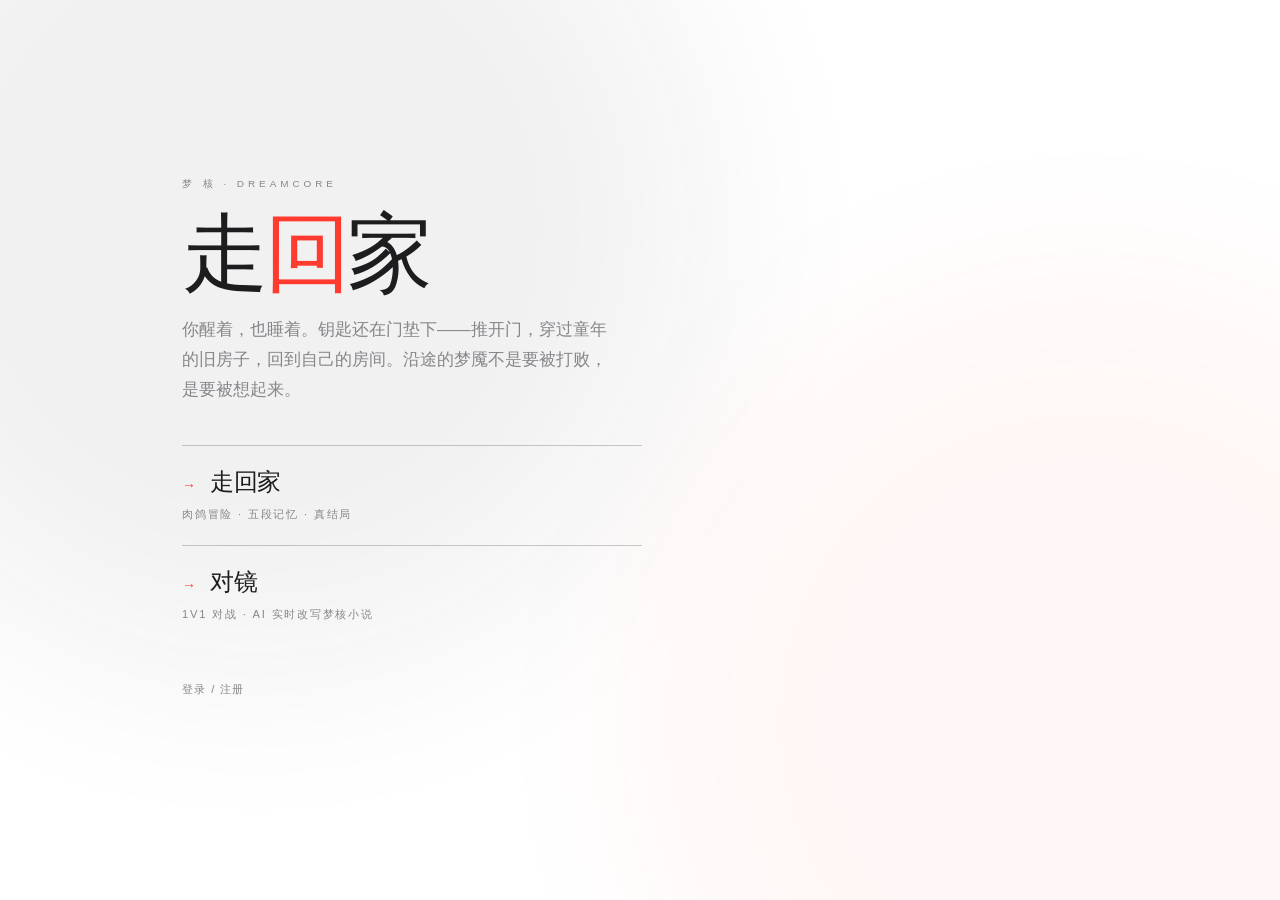
<file: static/index.html>
<!DOCTYPE html>
<html lang="zh-CN">
<head>
<meta charset="UTF-8">
<meta name="viewport" content="width=device-width, initial-scale=1.0">
<title>Dreamlines · 走回家</title>
<link rel="stylesheet" href="style.css?v=7">
<style>
  #landing { max-width: 980px; margin: 0 auto; padding: 56px 32px 80px; min-height: 100vh; position: relative; z-index: 1; display: flex; flex-direction: column; justify-content: center; }
  #landing .brand { font-size: 0.62rem; color: var(--fg-dim); letter-spacing: 0.4em; text-transform: uppercase; margin-bottom: 18px; }
  #landing h1 { font-size: clamp(3rem, 10vw, 5.4rem); font-weight: 100; letter-spacing: -0.04em; line-height: 1; margin-bottom: 18px; animation: fade-up 1s cubic-bezier(0.4,0,0.2,1); }
  #landing h1 .red { color: var(--accent); }
  #landing .tagline { font-size: 1.05rem; font-weight: 200; color: var(--fg-dim); max-width: 46ch; line-height: 1.8; margin-bottom: 40px; animation: fade-up 1.1s 0.1s cubic-bezier(0.4,0,0.2,1) backwards; }
  #landing .entries { display: flex; flex-direction: column; gap: 4px; max-width: 460px; animation: fade-up 1.2s 0.2s cubic-bezier(0.4,0,0.2,1) backwards; }
  #landing .entry { display: block; text-decoration: none; color: var(--fg); padding: 18px 0; border-top: 1px solid var(--border-strong); transition: padding-left var(--transition-base), color var(--transition-base); }
  #landing .entry:last-child { border-bottom: 1px solid var(--border-strong); }
  #landing .entry:hover { color: var(--accent); padding-left: 14px; }
  #landing .entry .arrow { color: var(--accent); margin-right: 14px; transition: transform var(--transition-base); display: inline-block; }
  #landing .entry:hover .arrow { transform: translateX(6px); }
  #landing .entry .title { font-size: 1.5rem; font-weight: 200; letter-spacing: -0.02em; }
  #landing .entry .sub { display: block; font-size: 0.7rem; font-weight: 400; color: var(--fg-dim); letter-spacing: 0.16em; text-transform: uppercase; margin-top: 6px; }
  #landing .auth-bar { margin-top: 40px; display: flex; gap: 20px; align-items: center; flex-wrap: wrap; }
  #landing .auth-bar a { font-size: 0.7rem; color: var(--fg-dim); letter-spacing: 0.12em; text-transform: uppercase; text-decoration: none; border-bottom: 1px solid transparent; transition: color var(--transition-fast), border-color var(--transition-fast); }
  #landing .auth-bar a:hover { color: var(--fg); border-bottom-color: var(--border-strong); }
  #landing #user-display { color: var(--fg-dim); font-size: 0.72rem; letter-spacing: 0.04em; }
  .fog-layer { position: fixed; inset: 0; pointer-events: none; z-index: 0; overflow: hidden; }
  .fog-layer::before, .fog-layer::after { content: ''; position: absolute; width: 70vw; height: 70vw; border-radius: 50%; filter: blur(100px); }
  .fog-layer::before { background: var(--fg); top: -25%; left: -15%; opacity: 0.06; animation: drift1 36s ease-in-out infinite alternate; }
  .fog-layer::after { background: var(--accent); bottom: -30%; right: -20%; opacity: 0.04; animation: drift2 48s ease-in-out infinite alternate; }
  @keyframes drift1 { to { transform: translate(22vw, 12vh) scale(1.1); } }
  @keyframes drift2 { to { transform: translate(-18vw, -10vh) scale(1.15); } }
  @keyframes fade-up { from { opacity: 0; transform: translateY(14px); } to { opacity: 1; transform: translateY(0); } }
</style>
</head>
<body>
<div class="fog-layer" aria-hidden="true"></div>
<div id="landing">
  <div class="brand">梦 核 · DREAMCORE</div>
  <h1>走<span class="red">回</span>家</h1>
  <p class="tagline">你醒着，也睡着。钥匙还在门垫下——推开门，穿过童年的旧房子，回到自己的房间。沿途的梦魇不是要被打败，是要被想起来。</p>

  <div class="entries">
    <a class="entry" href="roguelike.html"><span class="arrow">→</span><span class="title">走回家</span><span class="sub">肉鸽冒险 · 五段记忆 · 真结局</span></a>
    <a class="entry" href="battle.html"><span class="arrow">→</span><span class="title">对镜</span><span class="sub">1v1 对战 · AI 实时改写梦核小说</span></a>
    <a class="entry" href="play.html" id="entry-home" style="display:none"><span class="arrow">→</span><span class="title">个人中心</span><span class="sub">纪念物 · 梦的记录 · 最远进度</span></a>
  </div>

  <div class="auth-bar" id="auth-bar">
    <a href="login.html">登录 / 注册</a>
  </div>
</div>
<script src="auth.js?v=7"></script>
<script>
  (async () => {
    const user = await checkAuth();
    const bar = document.getElementById('auth-bar');
    if (user) {
      document.getElementById('entry-home').style.display = 'block';
      if (user.role === 'admin') {
        bar.innerHTML = `<span id="user-display">${user.displayName || user.username} · 管理员</span><a href="admin.html">后台</a><a href="#" id="lnk-logout">登出</a>`;
        document.getElementById('lnk-logout').onclick = (e) => { e.preventDefault(); logout(); };
      } else {
        bar.innerHTML = `<span id="user-display">${user.displayName || user.username}</span><a href="#" id="lnk-logout">登出</a>`;
        document.getElementById('lnk-logout').onclick = (e) => { e.preventDefault(); logout(); };
      }
    }
  })();
</script>
</body>
</html>
</file>
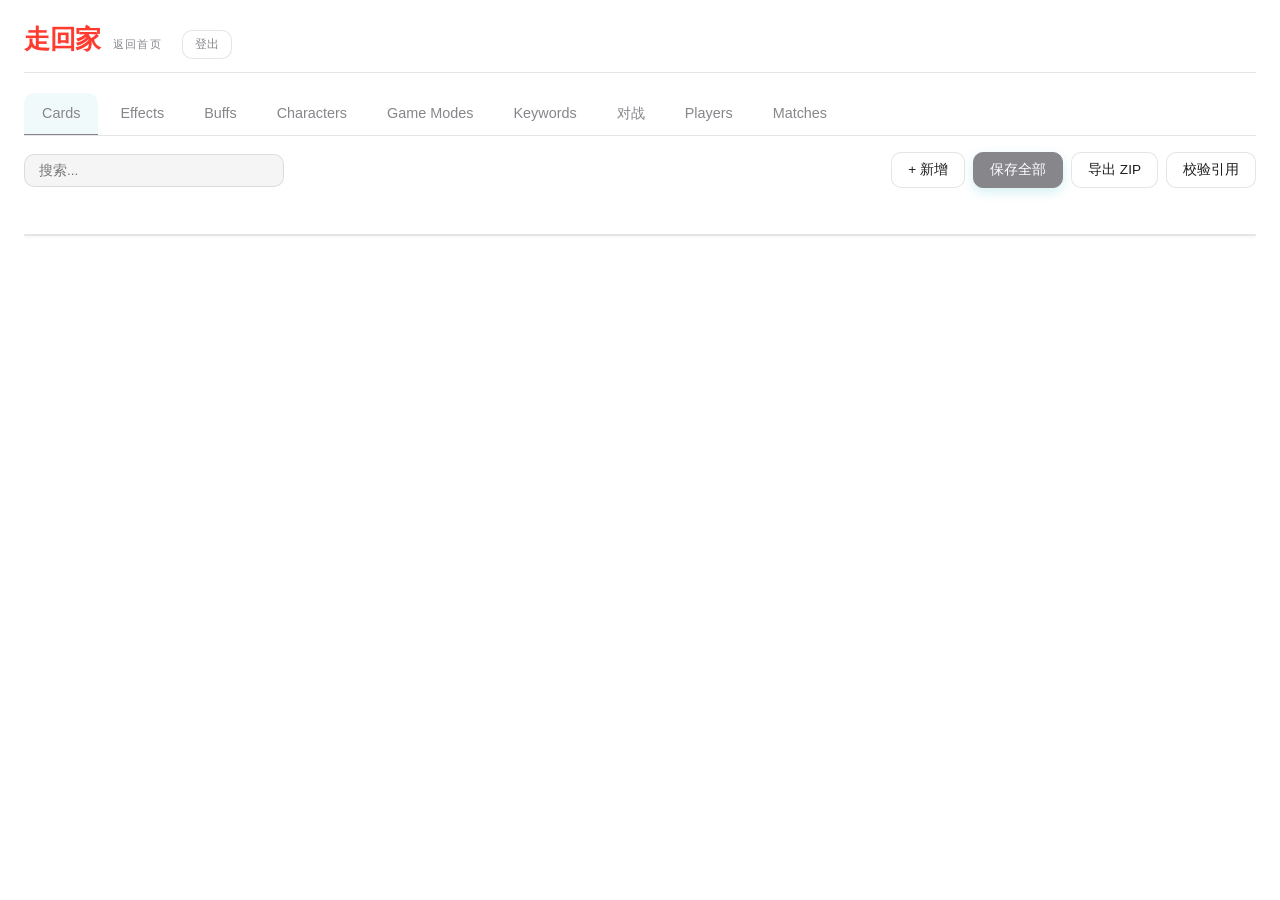
<file: static/admin.html>
<!DOCTYPE html>
<html lang="zh-CN">
<head>
<meta charset="UTF-8">
<meta name="viewport" content="width=device-width, initial-scale=1.0">
<title>走回家 · 管理后台</title>
<link rel="stylesheet" href="style.css?v=7">
</head>
<body>
<div id="app">
  <header>
    <h1>走回家</h1>
    <span class="subtitle" style="display:none">数据管理后台</span>
    <div id="user-bar">
      <a href="index.html" class="link-subtle">返回首页</a>
      <span id="user-display"></span>
      <button id="btn-logout" class="small">登出</button>
    </div>
  </header>
  <nav id="tabs">
    <button data-table="cards" class="active">Cards</button>
    <button data-table="effects">Effects</button>
    <button data-table="buffs">Buffs</button>
    <button data-table="characters">Characters</button>
    <button data-table="game-modes">Game Modes</button>
    <button data-table="keywords">Keywords</button>
    <a href="battle.html" class="tab-link">对战</a>
    <button data-table="players" class="admin-only">Players</button>
    <button data-table="matches" class="admin-only">Matches</button>
  </nav>
  <div id="toolbar">
    <input type="text" id="search" placeholder="搜索..." />
    <div class="tb-actions">
      <button id="btn-add">+ 新增</button>
      <button id="btn-save-all" class="primary">保存全部</button>
      <button id="btn-export">导出 ZIP</button>
      <button id="btn-validate">校验引用</button>
    </div>
  </div>
  <div id="status"></div>
  <div id="table-wrap">
    <table id="data-table">
      <thead></thead>
      <tbody></tbody>
    </table>
  </div>
  <div id="replay-viewer" class="hidden">
    <div class="replay-header">
      <h3 id="replay-title">对局回放</h3>
      <button id="btn-close-replay">✕</button>
    </div>
    <div id="replay-content"></div>
  </div>
  <div id="editor-panel" class="hidden">
    <div class="editor-header">
      <h3 id="editor-title">编辑</h3>
      <button id="btn-close-editor">✕</button>
    </div>
    <div id="editor-fields"></div>
    <div class="editor-footer">
      <button id="btn-save-item" class="primary">保存条目</button>
      <button id="btn-cancel-item">取消</button>
    </div>
  </div>
  <template id="empty-state-template">
    <tr class="empty-state-row">
      <td colspan="100%">
        <div class="empty-state">
          <div class="empty-state__icon">🔍</div>
          <div class="empty-state__title">暂无数据</div>
          <div class="empty-state__desc">当前筛选条件下没有找到记录</div>
        </div>
      </td>
    </tr>
  </template>
</div>
<div id="overlay" class="hidden"></div>
<div id="toast-container"></div>
<script src="auth.js?v=7"></script>
<script src="app.js?v=7"></script>
</body>
</html>
</file>
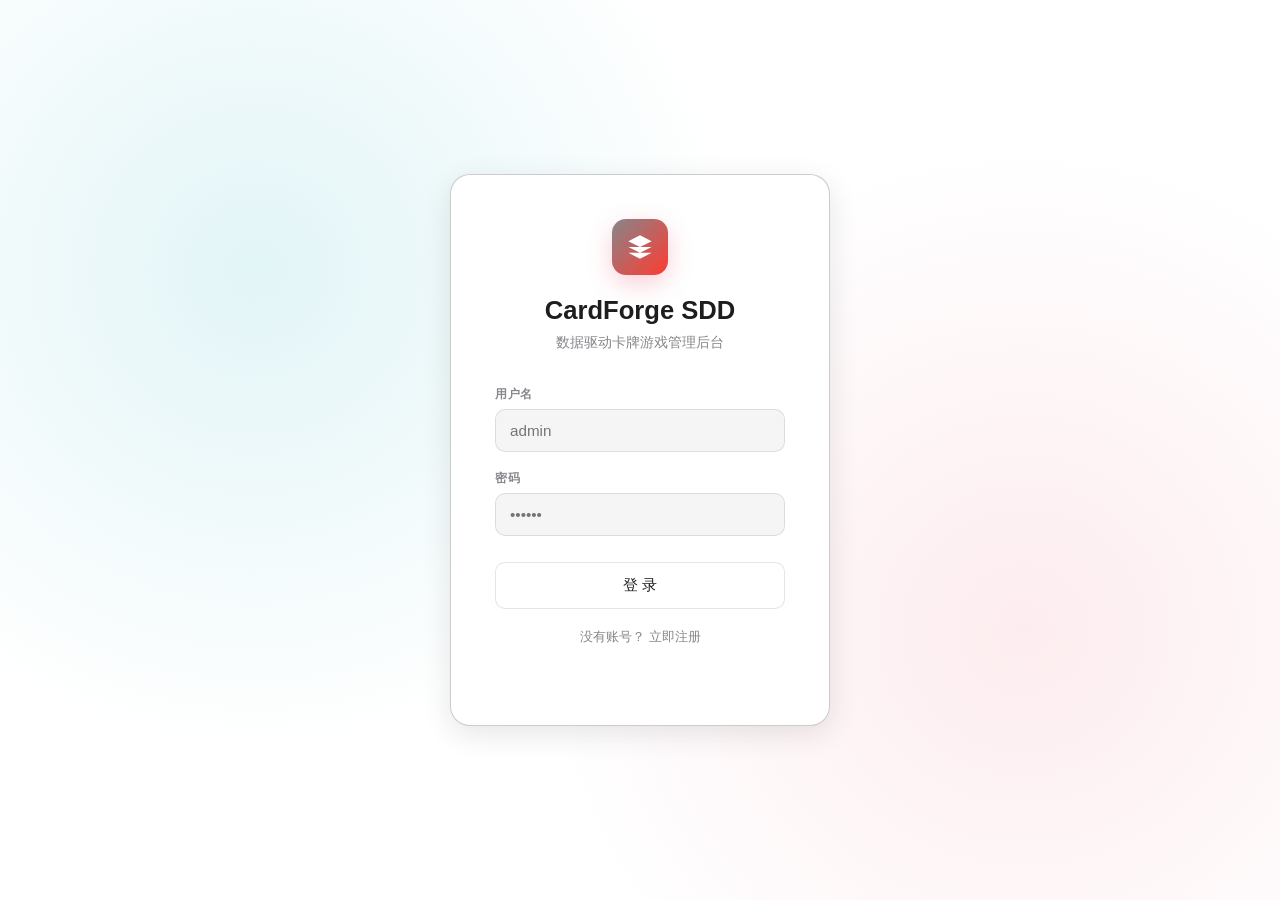
<file: static/login.html>
<!DOCTYPE html>
<html lang="zh-CN">
<head>
<meta charset="UTF-8">
<meta name="viewport" content="width=device-width, initial-scale=1.0">
<title>CardForge SDD — 登录 / 注册</title>
<link rel="stylesheet" href="style.css">
</head>
<body class="page-login">
<div class="login-card">
  <div class="login-card__brand">
    <svg viewBox="0 0 24 24" aria-hidden="true">
      <path d="M12 2L2 7l10 5 10-5-10-5zM2 17l10 5 10-5M2 12l10 5 10-5"/>
    </svg>
  </div>
  <h1>CardForge SDD</h1>
  <div class="subtitle" id="auth-subtitle">数据驱动卡牌游戏管理后台</div>

  <!-- Login form -->
  <div id="login-form">
    <div class="field" id="login-username-field">
      <label>用户名</label>
      <input type="text" id="login-username" placeholder="admin" autocomplete="username">
    </div>
    <div class="field" id="login-password-field">
      <label>密码</label>
      <input type="password" id="login-password" placeholder="••••••" autocomplete="current-password">
    </div>
    <button id="btn-login">登 录</button>
    <div class="auth-switch">没有账号？<a href="#" id="link-register">立即注册</a></div>
  </div>

  <!-- Register form -->
  <div id="register-form" class="hidden">
    <div class="field" id="reg-username-field">
      <label>用户名</label>
      <input type="text" id="reg-username" placeholder="player1" autocomplete="username">
    </div>
    <div class="field" id="reg-display-field">
      <label>显示名称</label>
      <input type="text" id="reg-display" placeholder="可选">
    </div>
    <div class="field" id="reg-password-field">
      <label>密码</label>
      <input type="password" id="reg-password" placeholder="至少 6 位" autocomplete="new-password">
    </div>
    <div class="field" id="reg-confirm-field">
      <label>确认密码</label>
      <input type="password" id="reg-confirm" placeholder="再次输入密码" autocomplete="new-password">
    </div>
    <button id="btn-register" class="primary">注 册</button>
    <div class="auth-switch">已有账号？<a href="#" id="link-login">去登录</a></div>
  </div>

  <div id="error" aria-live="polite"></div>
</div>
<script src="auth.js"></script>
<script src="login.js"></script>
</body>
</html>
</file>
<file: static/style.css>
/* ============================================================
   CardForge SDD — Design System
   ============================================================ */

/* ── 1. Design Tokens ─────────────────────────────────────── */
:root {
  /* Backgrounds — OLED black */
  --bg: #000000;
  --bg2: #0b0b0b;
  --bg3: #1c1c1e;
  --bg-elevated: #161617;
  --bg-surface: #1c1c1e;

  /* Foreground */
  --fg: #f5f5f7;
  --fg-dim: #86868b;
  --fg-muted: #48484a;

  /* Accent — single red */
  --accent: #ff453a;
  --accent-hover: #ff6961;
  --accent2: #86868b;
  --accent2-hover: #aeaeb2;

  /* Semantic — monochrome */
  --success: #86868b;
  --success-bg: rgba(255,255,255,0.06);
  --warning: #86868b;
  --warning-bg: rgba(255,255,255,0.06);
  --danger: #ff453a;
  --danger-bg: rgba(255,69,58,0.10);

  /* Card type colors — neutral */
  --type-attack: #86868b;
  --type-skill: #86868b;
  --type-power: #86868b;
  --type-status: #86868b;
  --type-curse: #86868b;

  /* Rarity — neutral */
  --rarity-basic: #86868b;
  --rarity-common: #f5f5f7;
  --rarity-uncommon: #86868b;
  --rarity-rare: #86868b;
  --rarity-epic: #86868b;
  --rarity-legendary: #86868b;

  /* Elements — neutral */
  --element-fire: #86868b;
  --element-ice: #86868b;
  --element-lightning: #86868b;
  --element-dark: #86868b;
  --element-light: #f5f5f7;

  /* Border — hairlines */
  --border: rgba(255,255,255,0.10);
  --border-strong: rgba(255,255,255,0.20);
  --input-bg: rgba(255,255,255,0.06);

  /* Shadow — soft */
  --shadow-sm: 0 1px 3px rgba(0,0,0,0.4);
  --shadow-md: 0 8px 30px rgba(0,0,0,0.5);
  --shadow-glow: none;
  --shadow-glow-rose: none;

  /* Radius */
  --radius: 10px;
  --radius-lg: 14px;
  --radius-xl: 20px;
  --radius-full: 999px;

  /* Spacing */
  --space-xs: 4px;
  --space-sm: 8px;
  --space-md: 16px;
  --space-lg: 24px;
  --space-xl: 32px;

  /* Transitions — smooth, slow */
  --transition-fast: 0.2s cubic-bezier(0.4, 0, 0.2, 1);
  --transition-base: 0.35s cubic-bezier(0.4, 0, 0.2, 1);
  --transition-slow: 0.6s cubic-bezier(0.4, 0, 0.2, 1);

  /* Typography */
  --font-stack: -apple-system, BlinkMacSystemFont, "SF Pro Display", "Segoe UI", Roboto, "Noto Sans SC", "PingFang SC", "Microsoft YaHei", sans-serif;
  --font-mono: "SF Mono", "JetBrains Mono", "Fira Code", "Cascadia Code", monospace;
}

@media (prefers-color-scheme: light) {
  :root {
    --bg: #ffffff;
    --bg2: #ffffff;
    --bg3: #f5f5f7;
    --bg-elevated: #ffffff;
    --bg-surface: #f5f5f7;
    --fg: #1d1d1f;
    --fg-dim: #86868b;
    --fg-muted: #d2d2d7;
    --accent: #ff3b30;
    --accent-hover: #ff5c52;
    --accent2: #86868b;
    --accent2-hover: #6e6e73;
    --border: rgba(0,0,0,0.10);
    --border-strong: rgba(0,0,0,0.20);
    --input-bg: rgba(0,0,0,0.04);
    --success-bg: rgba(0,0,0,0.04);
    --warning-bg: rgba(0,0,0,0.04);
    --danger-bg: rgba(255,59,48,0.08);
    --shadow-sm: 0 1px 3px rgba(0,0,0,0.06);
    --shadow-md: 0 8px 30px rgba(0,0,0,0.10);
  }
}

/* ── 2. Reset & Base ────────────────────────────────────── */
* { box-sizing: border-box; margin: 0; padding: 0; }

html { scroll-behavior: smooth; }

body {
  font-family: var(--font-stack);
  background: var(--bg);
  color: var(--fg);
  line-height: 1.5;
  min-height: 100vh;
  font-size: 14px;
  -webkit-font-smoothing: antialiased;
}

button, input, select, textarea {
  font-family: inherit;
  font-size: inherit;
  color: inherit;
}

a { color: var(--accent2); text-decoration: none; }
a:hover { text-decoration: underline; }

/* ── 3. Utilities ────────────────────────────────────────── */
.hidden { display: none !important; }

.flex { display: flex; }
.flex-col { display: flex; flex-direction: column; }
.items-center { align-items: center; }
.justify-center { justify-content: center; }
.gap-4 { gap: 4px; }
.gap-8 { gap: 8px; }
.gap-12 { gap: 12px; }
.gap-16 { gap: 16px; }

.icon {
  width: 1em;
  height: 1em;
  fill: currentColor;
  vertical-align: -0.125em;
  flex-shrink: 0;
}
.icon--md { width: 1.25em; height: 1.25em; }
.icon--lg { width: 1.5em; height: 1.5em; }

/* Badges */
.badge {
  display: inline-flex;
  align-items: center;
  gap: 4px;
  padding: 2px 8px;
  border-radius: var(--radius-full);
  font-size: 0.72rem;
  font-weight: 600;
  letter-spacing: 0.3px;
  text-transform: uppercase;
  white-space: nowrap;
  border: 1px solid transparent;
}

.badge--attack { background: rgba(233, 69, 96, 0.14); color: var(--type-attack); border-color: rgba(233, 69, 96, 0.3); }
.badge--skill { background: rgba(15, 171, 189, 0.14); color: var(--type-skill); border-color: rgba(15, 171, 189, 0.3); }
.badge--power { background: rgba(241, 196, 15, 0.12); color: var(--type-power); border-color: rgba(241, 196, 15, 0.3); }
.badge--status { background: rgba(149, 165, 166, 0.12); color: var(--type-status); border-color: rgba(149, 165, 166, 0.3); }
.badge--curse { background: rgba(155, 89, 182, 0.12); color: var(--type-curse); border-color: rgba(155, 89, 182, 0.3); }

.badge--basic { background: rgba(149, 165, 166, 0.12); color: var(--rarity-basic); border-color: rgba(149, 165, 166, 0.3); }
.badge--common { background: rgba(236, 240, 241, 0.08); color: var(--rarity-common); border-color: rgba(236, 240, 241, 0.2); }
.badge--uncommon { background: rgba(46, 204, 113, 0.1); color: var(--rarity-uncommon); border-color: rgba(46, 204, 113, 0.25); }
.badge--rare { background: rgba(52, 152, 219, 0.12); color: var(--rarity-rare); border-color: rgba(52, 152, 219, 0.25); }
.badge--epic { background: rgba(155, 89, 182, 0.12); color: var(--rarity-epic); border-color: rgba(155, 89, 182, 0.25); }
.badge--legendary { background: rgba(230, 126, 34, 0.12); color: var(--rarity-legendary); border-color: rgba(230, 126, 34, 0.25); }

.badge--fire { background: rgba(231, 76, 60, 0.12); color: var(--element-fire); }
.badge--ice { background: rgba(52, 152, 219, 0.12); color: var(--element-ice); }
.badge--lightning { background: rgba(241, 196, 15, 0.12); color: var(--element-lightning); }
.badge--dark { background: rgba(155, 89, 182, 0.12); color: var(--element-dark); }
.badge--light { background: rgba(236, 240, 241, 0.08); color: var(--element-light); }

.badge--admin { background: rgba(241, 196, 15, 0.12); color: var(--type-power); }
.badge--player { background: rgba(15, 171, 189, 0.12); color: var(--accent2); }

/* Empty state */
.empty-state {
  display: flex;
  flex-direction: column;
  align-items: center;
  justify-content: center;
  padding: 48px 24px;
  color: var(--fg-dim);
  text-align: center;
}
.empty-state__icon {
  font-size: 2.5rem;
  margin-bottom: 12px;
  opacity: 0.5;
}
.empty-state__title {
  font-size: 1rem;
  font-weight: 600;
  color: var(--fg);
  margin-bottom: 4px;
}
.empty-state__desc {
  font-size: 0.85rem;
}

/* Skeleton */
.skeleton {
  background: linear-gradient(90deg, var(--bg-surface) 25%, var(--bg-elevated) 50%, var(--bg-surface) 75%);
  background-size: 200% 100%;
  border-radius: var(--radius);
  animation: skeleton-shimmer 1.2s infinite;
  color: transparent !important;
  user-select: none;
}
.skeleton-text { height: 1em; margin-bottom: 0.5em; }
.skeleton-circle { border-radius: var(--radius-full); }

/* Toasts */
#toast-container {
  position: fixed;
  top: 16px;
  right: 16px;
  z-index: 500;
  display: flex;
  flex-direction: column;
  gap: 8px;
  pointer-events: none;
}
.toast {
  pointer-events: auto;
  min-width: 260px;
  max-width: 360px;
  padding: 12px 16px;
  border-radius: var(--radius);
  background: var(--bg2);
  border: 1px solid var(--border);
  box-shadow: var(--shadow-md);
  display: flex;
  align-items: flex-start;
  gap: 10px;
  font-size: 0.85rem;
  animation: toast-in 0.3s ease;
}
.toast.toast--exit { animation: toast-out 0.25s ease forwards; }
.toast--success { border-left: 3px solid var(--success); background: linear-gradient(90deg, var(--success-bg), var(--bg2)); }
.toast--error { border-left: 3px solid var(--danger); background: linear-gradient(90deg, var(--danger-bg), var(--bg2)); }
.toast--warn { border-left: 3px solid var(--warning); background: linear-gradient(90deg, var(--warning-bg), var(--bg2)); }
.toast__icon { font-size: 1.1rem; flex-shrink: 0; margin-top: 1px; }
.toast__message { flex: 1; line-height: 1.4; }

/* Validation */
.field--error input,
.field--error select,
.field--error textarea {
  border-color: var(--danger) !important;
  box-shadow: 0 0 0 2px rgba(231, 76, 60, 0.15) !important;
}
.field__error {
  color: var(--danger);
  font-size: 0.72rem;
  margin-top: 4px;
  display: flex;
  align-items: center;
  gap: 4px;
}

/* ── 4. Layout ───────────────────────────────────────────── */
#app {
  max-width: 1400px;
  margin: 0 auto;
  padding: 20px 24px;
}

header {
  display: flex;
  align-items: baseline;
  gap: 12px;
  margin-bottom: 20px;
  padding-bottom: 12px;
  border-bottom: 1px solid var(--border);
}
header h1 {
  font-size: 1.65rem;
  font-weight: 700;
  color: var(--accent);
  letter-spacing: -0.5px;
}
header .subtitle {
  font-size: 0.85rem;
  color: var(--fg-dim);
  flex: 1;
}
#user-bar {
  display: flex;
  align-items: center;
  gap: 10px;
  font-size: 0.82rem;
  color: var(--fg-dim);
}
#user-bar button {
  background: var(--bg2);
  border: 1px solid var(--border);
  color: var(--fg-dim);
  padding: 5px 12px;
  font-size: 0.75rem;
  border-radius: var(--radius);
}
#user-bar button:hover {
  background: var(--bg3);
  color: var(--fg);
}

/* ── 5. Navigation ───────────────────────────────────────── */
#tabs {
  display: flex;
  gap: 4px;
  margin-bottom: 16px;
  border-bottom: 1px solid var(--border);
  overflow-x: auto;
  scrollbar-width: none;
}
#tabs::-webkit-scrollbar { display: none; }
#tabs button, #tabs .tab-link {
  background: none;
  border: none;
  color: var(--fg-dim);
  padding: 10px 18px;
  cursor: pointer;
  font-size: 0.9rem;
  font-weight: 500;
  border-bottom: 2px solid transparent;
  margin-bottom: -1px;
  text-decoration: none;
  display: inline-flex;
  align-items: center;
  gap: 6px;
  transition: color var(--transition-fast), border-color var(--transition-fast), background var(--transition-fast);
  white-space: nowrap;
  border-radius: var(--radius) var(--radius) 0 0;
}
#tabs button:hover, #tabs .tab-link:hover {
  color: var(--fg);
  background: rgba(255, 255, 255, 0.03);
}
#tabs button.active {
  color: var(--accent2);
  border-bottom-color: var(--accent2);
  background: rgba(15, 171, 189, 0.06);
}
#tabs .tab-link {
  color: var(--accent2);
}

/* ── 6. Data Display ─────────────────────────────────────── */
#toolbar {
  display: flex;
  gap: 12px;
  align-items: center;
  margin-bottom: 16px;
  flex-wrap: wrap;
}
#search {
  background: var(--input-bg);
  border: 1px solid var(--border);
  color: var(--fg);
  padding: 8px 14px;
  border-radius: var(--radius);
  width: 260px;
  font-size: 0.85rem;
  outline: none;
  transition: border-color var(--transition-fast), box-shadow var(--transition-fast);
}
#search:focus {
  border-color: var(--accent2);
  box-shadow: 0 0 0 3px rgba(15, 171, 189, 0.12);
}
.tb-actions {
  display: flex;
  gap: 8px;
  margin-left: auto;
}

/* Buttons */
button {
  cursor: pointer;
  font-size: 0.85rem;
  font-weight: 500;
  padding: 8px 16px;
  border-radius: var(--radius);
  border: 1px solid var(--border);
  background: var(--bg2);
  color: var(--fg);
  transition: background var(--transition-fast), border-color var(--transition-fast), transform var(--transition-fast), box-shadow var(--transition-fast);
}
button:hover { background: var(--bg3); }
button:active { transform: scale(0.97); }
button:disabled { opacity: 0.5; cursor: not-allowed; transform: none !important; }
button.primary {
  background: var(--accent2);
  border-color: var(--accent2);
  color: #fff;
  box-shadow: 0 4px 12px rgba(15, 171, 189, 0.18);
}
button.primary:hover { background: var(--accent2-hover); border-color: var(--accent2-hover); }
button.danger { color: var(--danger); border-color: rgba(231, 76, 60, 0.4); }
button.danger:hover { background: var(--danger); color: #fff; border-color: var(--danger); }
button.small { padding: 4px 10px; font-size: 0.75rem; }

/* Status */
#status { margin-bottom: 8px; min-height: 22px; font-size: 0.82rem; }
#status.success { color: var(--success); }
#status.error { color: var(--danger); }
#status.warn { color: var(--warning); }

/* Table */
#table-wrap {
  background: var(--bg2);
  border: 1px solid var(--border);
  border-radius: var(--radius-lg);
  overflow: auto;
  max-height: calc(100vh - 280px);
  box-shadow: var(--shadow-sm);
}
#data-table {
  width: 100%;
  border-collapse: separate;
  border-spacing: 0;
  font-size: 0.85rem;
}
#data-table th {
  position: sticky;
  top: 0;
  background: var(--bg3);
  text-align: left;
  padding: 10px 14px;
  font-weight: 600;
  white-space: nowrap;
  z-index: 1;
  color: var(--fg);
  border-bottom: 1px solid var(--border);
  font-variant-numeric: tabular-nums;
}
#data-table td {
  padding: 10px 14px;
  border-bottom: 1px solid var(--border);
  white-space: nowrap;
  max-width: 320px;
  overflow: hidden;
  text-overflow: ellipsis;
  transition: background var(--transition-fast);
}
#data-table tbody tr {
  transition: background var(--transition-fast);
}
#data-table tbody tr:hover {
  background: rgba(15, 171, 189, 0.05);
}
#data-table tbody tr.selected {
  background: rgba(15, 171, 189, 0.12);
}
#data-table tbody tr:last-child td { border-bottom: none; }
#data-table .actions {
  display: flex;
  gap: 6px;
  opacity: 0;
  transition: opacity var(--transition-fast);
}
#data-table tbody tr:hover .actions { opacity: 1; }
#data-table .actions button {
  padding: 3px 8px;
  font-size: 0.72rem;
}

/* Sort indicators */
#data-table th.sortable { cursor: pointer; }
#data-table th.sortable::after {
  content: "⇅";
  margin-left: 6px;
  font-size: 0.7rem;
  color: var(--fg-muted);
  opacity: 0.5;
}
#data-table th.sortable:hover::after { opacity: 1; }

/* Editor panel */
#editor-panel {
  position: fixed;
  top: 0;
  right: 0;
  width: 560px;
  max-width: 95vw;
  height: 100vh;
  background: var(--bg2);
  border-left: 1px solid var(--border-strong);
  z-index: 100;
  display: flex;
  flex-direction: column;
  box-shadow: -8px 0 40px rgba(0, 0, 0, 0.45);
  transform: translateX(100%);
  transition: transform var(--transition-base), opacity var(--transition-base);
  opacity: 0;
}
#editor-panel.hidden { transform: translateX(100%); opacity: 0; }
#editor-panel:not(.hidden) { transform: translateX(0); opacity: 1; }
.editor-header {
  display: flex;
  justify-content: space-between;
  align-items: center;
  padding: 16px 20px;
  border-bottom: 1px solid var(--border);
  background: var(--bg-elevated);
}
.editor-header h3 { font-size: 1.05rem; color: var(--accent2); font-weight: 600; }
#btn-close-editor {
  background: none;
  border: none;
  color: var(--fg-dim);
  font-size: 1.2rem;
  padding: 4px 8px;
  border-radius: var(--radius);
}
#btn-close-editor:hover { color: var(--danger); background: var(--danger-bg); }
#editor-fields {
  flex: 1;
  overflow-y: auto;
  padding: 20px;
}
.editor-footer {
  padding: 14px 20px;
  border-top: 1px solid var(--border);
  display: flex;
  gap: 10px;
  justify-content: flex-end;
  background: var(--bg-elevated);
}

/* Form fields */
.field {
  margin-bottom: 14px;
}
.field label {
  display: block;
  font-size: 0.72rem;
  color: var(--fg-dim);
  margin-bottom: 5px;
  text-transform: uppercase;
  letter-spacing: 0.6px;
  font-weight: 600;
}
.field input, .field select, .field textarea {
  width: 100%;
  background: var(--input-bg);
  border: 1px solid var(--border);
  color: var(--fg);
  padding: 8px 12px;
  border-radius: var(--radius);
  font-size: 0.88rem;
  outline: none;
  transition: border-color var(--transition-fast), box-shadow var(--transition-fast);
}
.field input:focus, .field select:focus, .field textarea:focus {
  border-color: var(--accent2);
  box-shadow: 0 0 0 3px rgba(15, 171, 189, 0.1);
}
.field textarea {
  min-height: 70px;
  resize: vertical;
  font-family: var(--font-mono);
  font-size: 0.8rem;
  line-height: 1.4;
}
.field input[type="checkbox"] {
  width: auto;
  margin-right: 8px;
  accent-color: var(--accent2);
}
.field .checkbox-label {
  display: inline;
  text-transform: none;
  color: var(--fg);
  font-size: 0.88rem;
  font-weight: 400;
}

/* Sub-editor for arrays of objects */
.sub-list {
  border: 1px solid var(--border);
  border-radius: var(--radius);
  overflow: hidden;
  margin-top: 6px;
}
.sub-item {
  display: flex;
  align-items: center;
  gap: 8px;
  padding: 8px 12px;
  border-bottom: 1px solid var(--border);
  background: var(--input-bg);
}
.sub-item:last-child { border-bottom: none; }
.sub-item span {
  flex: 1;
  font-size: 0.8rem;
  overflow: hidden;
  text-overflow: ellipsis;
  white-space: nowrap;
}
.sub-item button { flex-shrink: 0; }
.sub-add {
  padding: 8px 12px;
  border-top: 1px solid var(--border);
}

/* JSON textarea fallback */
.field .hint {
  font-size: 0.72rem;
  color: var(--fg-dim);
  margin-top: 4px;
}

/* Overlay */
#overlay {
  position: fixed;
  inset: 0;
  background: rgba(0, 0, 0, 0.55);
  z-index: 99;
  opacity: 0;
  transition: opacity var(--transition-base);
  pointer-events: none;
}
#overlay:not(.hidden) { opacity: 1; pointer-events: auto; }
#overlay.hidden { opacity: 0; pointer-events: none; }

/* JSON badge */
.json-badge {
  background: var(--bg3);
  color: var(--fg-dim);
  font-size: 0.65rem;
  padding: 2px 6px;
  border-radius: 3px;
  margin-left: 4px;
  font-family: var(--font-mono);
}

/* Admin-only tabs (hidden by default, shown by JS) */
.admin-only { display: none; }

/* Replay viewer */
#replay-viewer {
  position: fixed;
  top: 0;
  right: 0;
  width: 720px;
  max-width: 95vw;
  height: 100vh;
  background: var(--bg2);
  border-left: 1px solid var(--border-strong);
  z-index: 101;
  display: flex;
  flex-direction: column;
  box-shadow: -8px 0 40px rgba(0, 0, 0, 0.45);
  transform: translateX(100%);
  transition: transform var(--transition-base), opacity var(--transition-base);
  opacity: 0;
}
#replay-viewer.hidden { transform: translateX(100%); opacity: 0; }
#replay-viewer:not(.hidden) { transform: translateX(0); opacity: 1; }
.replay-header {
  display: flex;
  justify-content: space-between;
  align-items: center;
  padding: 16px 20px;
  border-bottom: 1px solid var(--border);
  background: var(--bg-elevated);
}
.replay-header h3 { font-size: 1.05rem; color: var(--accent2); font-weight: 600; }
#btn-close-replay {
  background: none;
  border: none;
  color: var(--fg-dim);
  font-size: 1.2rem;
  padding: 4px 8px;
  border-radius: var(--radius);
  cursor: pointer;
}
#btn-close-replay:hover { color: var(--danger); background: var(--danger-bg); }
#replay-content {
  flex: 1;
  overflow-y: auto;
  padding: 20px;
}
.replay-summary {
  display: flex;
  flex-wrap: wrap;
  gap: 12px;
  padding: 12px 16px;
  background: var(--bg-elevated);
  border-radius: var(--radius-lg);
  margin-bottom: 20px;
  font-size: 0.85rem;
  border: 1px solid var(--border);
}
.replay-summary span { white-space: nowrap; }
.replay-timeline { display: flex; flex-direction: column; gap: 16px; }
.turn-block {
  border: 1px solid var(--border);
  border-radius: var(--radius-lg);
  overflow: hidden;
  position: relative;
}
.turn-block::before {
  content: "";
  position: absolute;
  left: 20px;
  top: 42px;
  bottom: 16px;
  width: 2px;
  background: var(--border);
  z-index: 0;
}
.turn-header {
  background: var(--bg3);
  padding: 10px 16px;
  font-weight: 600;
  font-size: 0.88rem;
  position: relative;
  z-index: 1;
}
.turn-action {
  padding: 8px 16px 8px 40px;
  border-bottom: 1px solid rgba(42, 42, 74, 0.5);
  font-size: 0.82rem;
  display: flex;
  flex-wrap: wrap;
  align-items: center;
  gap: 8px;
  position: relative;
  z-index: 1;
}
.turn-action::before {
  content: "";
  position: absolute;
  left: 16px;
  top: 50%;
  transform: translateY(-50%);
  width: 8px;
  height: 8px;
  border-radius: 50%;
  background: var(--accent2);
  border: 2px solid var(--bg2);
}
.action-icon { font-size: 1rem; color: var(--accent2); }
.turn-buff-trigger {
  padding: 8px 16px 8px 40px;
  font-size: 0.8rem;
  color: var(--warning);
  border-bottom: 1px solid rgba(42, 42, 74, 0.5);
  position: relative;
  z-index: 1;
}
.turn-buff-trigger::before {
  content: "";
  position: absolute;
  left: 16px;
  top: 50%;
  transform: translateY(-50%);
  width: 8px;
  height: 8px;
  border-radius: 50%;
  background: var(--warning);
  border: 2px solid var(--bg2);
}
.turn-endstate {
  padding: 10px 16px;
  font-size: 0.8rem;
  color: var(--fg-dim);
  background: rgba(0, 0, 0, 0.18);
}
.endstate-player { padding: 3px 0; }
.hp-loss { color: var(--danger); font-weight: 600; margin-left: 6px; }
.hp-gain { color: var(--success); font-weight: 600; margin-left: 6px; }
.block-gain { color: var(--accent2); font-weight: 600; margin-left: 6px; }
.buff-icon { color: var(--warning); }

/* ── 7. Login Page ───────────────────────────────────────── */
.page-login {
  min-height: 100vh;
  display: flex;
  align-items: center;
  justify-content: center;
  padding: 24px;
  background:
    radial-gradient(circle at 20% 30%, rgba(15, 171, 189, 0.12) 0%, transparent 40%),
    radial-gradient(circle at 80% 70%, rgba(233, 69, 96, 0.1) 0%, transparent 40%),
    var(--bg);
}
.login-card {
  background: var(--bg2);
  border: 1px solid var(--border-strong);
  border-radius: var(--radius-xl);
  padding: 44px;
  width: 100%;
  max-width: 380px;
  text-align: center;
  box-shadow: var(--shadow-md);
  animation: fade-up 0.5s ease;
}
.login-card__brand {
  width: 56px;
  height: 56px;
  margin: 0 auto 16px;
  background: linear-gradient(135deg, var(--accent2), var(--accent));
  border-radius: var(--radius-lg);
  display: flex;
  align-items: center;
  justify-content: center;
  box-shadow: 0 8px 24px rgba(233, 69, 96, 0.25);
}
.login-card__brand svg {
  width: 28px;
  height: 28px;
  fill: #fff;
}
.login-card h1 {
  color: var(--fg);
  margin-bottom: 4px;
  font-size: 1.6rem;
  font-weight: 700;
}
.login-card .subtitle {
  color: var(--fg-dim);
  font-size: 0.85rem;
  margin-bottom: 32px;
}
.login-card .field {
  margin-bottom: 18px;
  text-align: left;
}
.login-card .field label {
  display: block;
  font-size: 0.72rem;
  color: var(--fg-dim);
  margin-bottom: 6px;
  text-transform: uppercase;
  letter-spacing: 0.6px;
  font-weight: 600;
}
.login-card .field input {
  width: 100%;
  background: var(--input-bg);
  border: 1px solid var(--border);
  color: var(--fg);
  padding: 12px 14px;
  border-radius: var(--radius);
  font-size: 0.95rem;
  outline: none;
  transition: border-color var(--transition-fast), box-shadow var(--transition-fast);
}
.login-card .field input:focus {
  border-color: var(--accent2);
  box-shadow: 0 0 0 3px rgba(15, 171, 189, 0.12);
}
.login-card button {
  width: 100%;
  padding: 12px;
  font-size: 0.95rem;
  margin-top: 8px;
}
.login-card button[aria-busy="true"] {
  position: relative;
  color: transparent;
}
.login-card button[aria-busy="true"]::after {
  content: "";
  position: absolute;
  inset: 0;
  margin: auto;
  width: 18px;
  height: 18px;
  border: 2px solid rgba(255,255,255,0.3);
  border-top-color: #fff;
  border-radius: 50%;
  animation: spin 0.8s linear infinite;
}
#error {
  color: var(--danger);
  font-size: 0.82rem;
  margin-top: 14px;
  min-height: 20px;
  display: flex;
  align-items: center;
  justify-content: center;
  gap: 6px;
}
.auth-switch {
  margin-top: 18px;
  font-size: 0.82rem;
  color: var(--fg-dim);
}
.auth-switch a {
  color: var(--accent2);
  margin-left: 4px;
  font-weight: 500;
}
.auth-switch a:hover { text-decoration: underline; }

/* ── 8. Battle Page ──────────────────────────────────────── */
#battle-app {
  max-width: 1240px;
  margin: 0 auto;
  padding: 28px 32px 48px;
  min-height: 100vh;
  display: flex;
  flex-direction: column;
  gap: 20px;
  background: transparent;
}
#battle-app header {
  display: flex;
  align-items: baseline;
  gap: 16px;
  border-bottom: 1px solid var(--border);
  padding-bottom: 16px;
  flex-wrap: wrap;
}
#battle-app header h1 {
  color: var(--fg);
  font-weight: 600;
  letter-spacing: -0.02em;
  text-transform: none;
  font-size: 1.5rem;
}
#battle-app header .subtitle {
  color: var(--fg-dim);
  font-size: 0.7rem;
  letter-spacing: 0.18em;
  text-transform: uppercase;
  font-weight: 500;
}
.link-subtle {
  margin-left: auto;
  color: var(--fg-dim);
  font-size: 0.7rem;
  letter-spacing: 0.12em;
  text-transform: uppercase;
  transition: color var(--transition-fast);
}
.link-subtle:hover { color: var(--accent); text-decoration: none; }

#select-screen {
  text-align: center;
  padding: 72px 0;
  animation: fade-up 0.6s cubic-bezier(0.4, 0, 0.2, 1);
}
#select-screen h2 {
  margin-bottom: 48px;
  color: var(--fg);
  font-size: 2.2rem;
  font-weight: 200;
  letter-spacing: -0.02em;
}
#char-select {
  display: flex;
  gap: 32px;
  justify-content: center;
  margin-bottom: 48px;
  flex-wrap: wrap;
}

.char-card {
  background: var(--bg2);
  border: 1px solid var(--border);
  border-radius: var(--radius-xl);
  padding: 36px 40px;
  cursor: pointer;
  transition: transform var(--transition-base), border-color var(--transition-base), box-shadow var(--transition-base);
  min-width: 200px;
  text-align: center;
  position: relative;
  overflow: hidden;
}
.char-card::before { content: none; }
.char-card:hover {
  border-color: var(--border-strong);
  transform: translateY(-4px);
  box-shadow: var(--shadow-md);
}
.char-card.selected {
  border-color: var(--accent);
  box-shadow: 0 0 0 1px var(--accent), var(--shadow-md);
}
.char-card.selected::before { content: none; }
.char-avatar {
  width: 88px;
  height: 88px;
  margin: 0 auto 18px;
  border-radius: 50%;
  display: flex;
  align-items: center;
  justify-content: center;
  background: var(--bg3);
  border: 1px solid var(--border-strong);
  position: relative;
  z-index: 1;
}
.char-avatar svg {
  width: 44px;
  height: 44px;
  fill: var(--fg);
}
.char-card.selected .char-avatar {
  border-color: var(--accent);
  box-shadow: none;
}
.char-name { font-size: 1.25rem; font-weight: 300; margin-bottom: 8px; position: relative; z-index: 1; letter-spacing: -0.01em; }
.char-hp { color: var(--fg-dim); font-size: 0.82rem; font-weight: 500; position: relative; z-index: 1; font-family: var(--font-mono); }
.char-deck { color: var(--fg-muted); font-size: 0.72rem; position: relative; z-index: 1; letter-spacing: 0.1em; text-transform: uppercase; }

#btn-start { font-size: 0.9rem; padding: 14px 40px; border-radius: var(--radius-full); font-weight: 500; letter-spacing: 0.05em; }
#btn-start:disabled { opacity: 0.35; cursor: not-allowed; }

#battle-screen {
  flex: 1;
  display: flex;
  flex-direction: column;
  gap: 10px;
  animation: fade-in 0.4s ease;
}

/* Battle grid: main column + log sidebar */
.battle-grid {
  flex: 1;
  display: grid;
  grid-template-columns: 1fr 250px;
  gap: 14px;
  min-height: 0;
}
.battle-main {
  display: flex;
  flex-direction: column;
  gap: 10px;
  min-width: 0;
}
.battle-sidebar {
  display: flex;
  flex-direction: column;
  gap: 8px;
  min-height: 0;
}
.sidebar-label {
  font-size: 0.62rem;
  font-weight: 500;
  letter-spacing: 0.28em;
  color: var(--fg-dim);
  padding: 4px 2px;
  text-transform: uppercase;
}

/* Hero panels — hairline, whitespace */
.battle-hero {
  position: relative;
  background: var(--bg2);
  border: 1px solid var(--border);
  border-radius: var(--radius-lg);
  padding: 22px 26px 18px;
  transition: border-color var(--transition-base), box-shadow var(--transition-base);
}
.battle-hero.enemy { }
.battle-hero.player-hero { }
.battle-hero.active-turn { border-color: var(--accent); box-shadow: 0 0 0 1px var(--accent), var(--shadow-sm); }
.battle-hero.player-hero.active-turn { box-shadow: 0 0 0 1px var(--accent), var(--shadow-sm); }
.battle-hero.enemy.active-turn { box-shadow: 0 0 0 1px var(--accent), var(--shadow-sm); }

/* Intent row (enemy) */
.intent-row {
  display: flex;
  gap: 6px;
  min-height: 26px;
  margin-bottom: 8px;
  align-items: center;
  flex-wrap: wrap;
}
.intent-tile {
  display: inline-flex;
  align-items: center;
  gap: 5px;
  padding: 4px 10px;
  font-size: 0.72rem;
  font-weight: 500;
  letter-spacing: 0.04em;
  color: var(--fg);
  font-family: var(--font-mono);
  border-radius: var(--radius-full);
  border: 1px solid var(--border-strong);
}
.intent-tile svg { width: 12px; height: 12px; fill: currentColor; }
.intent-tile--attack { color: var(--accent); border-color: var(--accent); }
.intent-tile--block { color: var(--fg-dim); border-color: var(--border-strong); }
.intent-tile--buff { color: var(--fg-dim); border-color: var(--border-strong); }
.intent-empty {
  font-size: 0.66rem;
  color: var(--fg-muted);
  letter-spacing: 2px;
  text-transform: uppercase;
}

.battle-hero .hero-info {
  display: flex;
  align-items: center;
  gap: 18px;
}
.hero-portrait {
  width: 52px;
  height: 52px;
  background: var(--bg3);
  border: 1px solid var(--border-strong);
  display: flex;
  align-items: center;
  justify-content: center;
  flex-shrink: 0;
  border-radius: 50%;
}
.enemy-portrait { }
.enemy-portrait svg { fill: var(--fg); }
.player-portrait { }
.player-portrait svg { fill: var(--fg); }
.hero-portrait svg { width: 26px; height: 26px; }
.hero-name {
  font-weight: 300;
  font-size: 1.5rem;
  text-transform: none;
  letter-spacing: -0.02em;
  min-width: 80px;
  line-height: 1.1;
}
.hero-hp {
  font-size: 0.66rem;
  font-weight: 500;
  color: var(--fg-dim);
  font-variant-numeric: tabular-nums;
  font-family: var(--font-mono);
  letter-spacing: 0.12em;
  text-transform: uppercase;
}

.hp-bar-wrap {
  flex: 1;
  display: flex;
  flex-direction: column;
  gap: 6px;
  min-width: 0;
}
.hp-bar {
  height: 3px;
  background: var(--bg3);
  border: none;
  overflow: hidden;
  border-radius: var(--radius-full);
}
.hp-fill {
  height: 100%;
  background: var(--fg);
  transition: width var(--transition-slow);
  border-radius: var(--radius-full);
}

.hero-stats {
  display: flex;
  gap: 18px;
  font-size: 0.7rem;
  align-items: center;
  flex-wrap: wrap;
  padding-left: 70px;
  margin-top: 12px;
}
.hero-stats .stat {
  display: inline-flex;
  align-items: center;
  gap: 5px;
  color: var(--fg-dim);
  font-weight: 500;
  font-variant-numeric: tabular-nums;
  font-family: var(--font-mono);
  letter-spacing: 0.04em;
}
.hero-stats .stat svg { width: 12px; height: 12px; fill: currentColor; }
.hero-stats .stat--block { color: var(--fg-dim); }
.hero-stats .stat--mana { color: var(--fg-dim); }
.buff-tag {
  display: inline-flex;
  align-items: center;
  gap: 4px;
  background: transparent;
  color: var(--fg-dim);
  font-size: 0.62rem;
  padding: 2px 8px;
  margin-left: 2px;
  border: 1px solid var(--border-strong);
  font-weight: 500;
  text-transform: uppercase;
  letter-spacing: 0.08em;
  font-family: var(--font-mono);
  border-radius: var(--radius-full);
}
.buff-tag svg { width: 9px; height: 9px; fill: currentColor; }
.buff-tag.debuff { color: var(--accent); border-color: var(--accent); }

.deck-counts {
  display: flex;
  gap: 18px;
  font-size: 0.62rem;
  color: var(--fg-muted);
  padding: 6px 0 0 70px;
  letter-spacing: 0.14em;
  text-transform: uppercase;
  font-weight: 500;
}
.deck-counts b { color: var(--fg-dim); font-weight: 600; font-family: var(--font-mono); }

/* Hover damage/block preview badge */
.preview-badge {
  position: absolute;
  top: 14px;
  right: 18px;
  font-size: 0.78rem;
  font-weight: 500;
  font-family: var(--font-mono);
  padding: 3px 10px;
  background: transparent;
  color: var(--accent);
  border: 1px solid var(--accent);
  opacity: 0;
  transition: opacity 0.15s;
  pointer-events: none;
  z-index: 5;
  letter-spacing: 0.04em;
  border-radius: var(--radius-full);
}
.preview-badge.show { opacity: 1; }
.preview-badge--block { color: var(--fg-dim); border-color: var(--border-strong); }
.preview-badge--heal { color: var(--fg-dim); border-color: var(--border-strong); }

/* VS divider — single hairline */
.vs-divider {
  height: 1px;
  background: var(--border);
  margin: 4px 0;
}

/* Turn indicator */
.turn-indicator {
  text-align: center;
  font-size: 0.64rem;
  font-weight: 500;
  letter-spacing: 0.32em;
  text-transform: uppercase;
  color: var(--fg-dim);
  padding: 6px 0;
}
.turn-indicator::before { content: "● "; color: var(--accent); font-size: 0.5em; vertical-align: 2px; }

/* Player hand */
#player-hand {
  display: flex;
  gap: 14px;
  justify-content: center;
  padding: 28px 0 10px;
  flex-wrap: wrap;
  min-height: 160px;
}
.card {
  background: var(--bg2);
  border: 1px solid var(--border);
  padding: 14px 14px 12px;
  width: 148px;
  min-height: 188px;
  cursor: pointer;
  transition: transform var(--transition-base), box-shadow var(--transition-base), border-color var(--transition-base);
  position: relative;
  display: flex;
  flex-direction: column;
  border-radius: var(--radius-lg);
  animation: card-in 0.4s cubic-bezier(0.4, 0, 0.2, 1) backwards;
  user-select: none;
}
.card.playable:hover {
  border-color: var(--border-strong);
  transform: translateY(-8px);
  box-shadow: var(--shadow-md);
}
.card.playable.dragging {
  opacity: 0.3;
  transform: none;
  box-shadow: none;
}
.card.playable.dragging:hover,
.card.playable.dragging:hover {
  transform: none;
  box-shadow: none;
}
.card.unplayable {
  opacity: 0.32;
  cursor: not-allowed;
}
.card-cost {
  position: absolute;
  top: 10px;
  left: 12px;
  width: 30px;
  height: 30px;
  background: transparent;
  border: 1px solid var(--fg);
  display: flex;
  align-items: center;
  justify-content: center;
  font-size: 0.92rem;
  font-weight: 300;
  color: var(--fg);
  font-family: var(--font-mono);
  border-radius: 50%;
}
.card-cost svg { display: none; }
.card-cost span { position: relative; z-index: 1; }
.card-name {
  font-weight: 400;
  font-size: 0.92rem;
  margin: 42px 0 2px;
  color: var(--fg);
  text-transform: none;
  letter-spacing: -0.01em;
  line-height: 1.2;
}
.card-type {
  font-size: 0.56rem;
  color: var(--fg-muted);
  text-transform: uppercase;
  letter-spacing: 0.2em;
  font-weight: 500;
}
.card-art {
  flex: 1;
  margin: 12px 0;
  background: var(--bg3);
  border: none;
  display: flex;
  align-items: center;
  justify-content: center;
  min-height: 52px;
  border-radius: var(--radius);
  position: relative;
  opacity: 0.9;
}
.card-art::before { content: none; }
.card-art svg.geo-art {
  width: 34px;
  height: 34px;
  fill: currentColor;
  opacity: 0.7;
  position: relative;
  z-index: 1;
}
.card--attack .card-art { color: var(--fg-dim); }
.card--skill .card-art { color: var(--fg-dim); }
.card--power .card-art { color: var(--fg-dim); }
.card--status .card-art { color: var(--fg-dim); }
.card--curse .card-art { color: var(--fg-dim); }
.card-desc {
  font-size: 0.66rem;
  color: var(--fg-dim);
  line-height: 1.45;
  margin-top: auto;
  font-family: var(--font-mono);
  white-space: pre-line;
  letter-spacing: 0.02em;
}

/* Battle log (sidebar) */
#battle-log {
  flex: 1;
  background: transparent;
  border: 1px solid var(--border);
  overflow-y: auto;
  padding: 12px 14px;
  scrollbar-width: thin;
  scrollbar-color: var(--bg3) transparent;
  min-height: 0;
  border-radius: var(--radius-lg);
}
#battle-log::-webkit-scrollbar { width: 4px; }
#battle-log::-webkit-scrollbar-thumb { background: var(--bg3); border-radius: 2px; }
#log-entries { font-size: 0.7rem; display: flex; flex-direction: column; gap: 4px; }
.log-line {
  padding: 2px 0;
  background: transparent;
  color: var(--fg-dim);
  border-left: none;
  animation: log-in 0.25s ease;
  font-family: var(--font-mono);
  line-height: 1.4;
  letter-spacing: 0.01em;
}
.log-line--damage { color: var(--accent); }
.log-line--heal { color: var(--fg-dim); }
.log-line--block { color: var(--fg-dim); }
.log-line--buff { color: var(--fg-dim); }
.log-line--turn { color: var(--fg); font-weight: 500; }
.log-line--novel {
  color: var(--fg);
  font-family: var(--font-stack);
  font-size: 0.86rem;
  font-weight: 300;
  line-height: 1.8;
  letter-spacing: 0.01em;
  padding: 4px 0;
  border-left: none;
  animation: fade-up 0.5s cubic-bezier(0.4, 0, 0.2, 1);
}
.log-line--novel + .log-line--novel { margin-top: 2px; }
.log-line--pending {
  color: var(--fg-muted);
  font-style: italic;
  animation: pulse 1.4s ease-in-out infinite;
}

/* Battle actions */
#battle-actions {
  display: flex;
  gap: 12px;
  justify-content: center;
  padding: 14px 0 0;
}
#btn-end-turn {
  font-size: 0.82rem;
  padding: 13px 36px;
  font-weight: 500;
  letter-spacing: 0.08em;
  text-transform: uppercase;
  border-radius: var(--radius-full);
}
#btn-end-turn:disabled { opacity: 0.3; cursor: not-allowed; }
#btn-forfeit {
  font-size: 0.72rem;
  padding: 13px 22px;
  letter-spacing: 0.1em;
  text-transform: uppercase;
  border-radius: var(--radius-full);
  background: transparent;
  color: var(--fg-dim);
  border: 1px solid var(--border-strong);
}

/* Drag-over highlight on drop zones */
.battle-hero.drop-active {
  outline: 1px solid var(--accent);
  outline-offset: -3px;
}
.battle-hero.enemy.drop-active { outline-color: var(--accent); }

/* Floating combat text */
.float-text {
  position: fixed;
  font-weight: 200;
  font-size: 1.8rem;
  pointer-events: none;
  z-index: 1000;
  animation: float-up 1.1s cubic-bezier(0.4, 0, 0.2, 1) forwards;
  font-family: var(--font-stack);
  letter-spacing: -0.02em;
}
.float-text--damage { color: var(--accent); }
.float-text--heal { color: var(--fg-dim); }
.float-text--block { color: var(--fg-dim); }

/* Result overlay */
#result-overlay {
  position: fixed;
  inset: 0;
  background: rgba(0, 0, 0, 0.7);
  backdrop-filter: blur(20px);
  -webkit-backdrop-filter: blur(20px);
  display: flex;
  align-items: center;
  justify-content: center;
  z-index: 200;
  opacity: 0;
  transition: opacity var(--transition-base);
}
#result-overlay:not(.hidden) { opacity: 1; }
#result-overlay.hidden { opacity: 0; pointer-events: none; }
.result-box {
  background: transparent;
  border: none;
  padding: 48px 64px;
  text-align: center;
  box-shadow: none;
  transform: scale(0.98);
  transition: transform var(--transition-base);
  min-width: 340px;
}
#result-overlay:not(.hidden) .result-box { transform: scale(1); }
.result-box h2 {
  font-size: 3.4rem;
  margin-bottom: 12px;
  color: var(--fg);
  font-weight: 200;
  text-transform: none;
  letter-spacing: -0.03em;
  line-height: 1;
}
.result-box p { color: var(--fg-dim); margin-bottom: 32px; font-family: var(--font-mono); font-size: 0.78rem; letter-spacing: 0.04em; }
.result-box button { font-size: 0.82rem; padding: 14px 36px; border-radius: var(--radius-full); font-weight: 500; letter-spacing: 0.08em; text-transform: uppercase; }

/* Battle responsive — stack sidebar under main */
@media (max-width: 900px) {
  .battle-grid { grid-template-columns: 1fr; }
  .battle-sidebar { order: 2; }
  #battle-log { max-height: 150px; }
  .card { width: 126px; min-height: 160px; }
  .hero-stats { padding-left: 0; }
  .deck-counts { padding-left: 0; }
}

/* 1v1 novel mode — log becomes a wide bottom band */
#battle-screen.mode-novel .battle-grid { grid-template-columns: 1fr; }
#battle-screen.mode-novel .battle-main { gap: 14px; }
#battle-screen.mode-novel .battle-sidebar { order: 2; }
#battle-screen.mode-novel .sidebar-label { text-align: center; padding: 8px 0 4px; border-top: 1px solid var(--border); }
#battle-screen.mode-novel #battle-log {
  max-height: 220px;
  border: none;
  border-top: 1px solid var(--border);
  border-radius: 0;
  padding: 14px 24px;
}
#battle-screen.mode-novel .log-line--novel { font-size: 0.96rem; line-height: 1.9; max-width: 60ch; margin: 0 auto; }

/* ── 9. Player Portal ────────────────────────────────────── */
#play-app {
  max-width: 1000px;
  margin: 0 auto;
  padding: 20px 24px;
  min-height: 100vh;
}
#play-app header {
  border-bottom: 1px solid var(--border);
  margin-bottom: 24px;
  padding-bottom: 12px;
}
#play-app header h1 { color: var(--accent2); }

.portal-grid {
  display: grid;
  grid-template-columns: 360px 1fr;
  gap: 20px;
}
.portal-card {
  background: linear-gradient(180deg, var(--bg2) 0%, var(--bg-elevated) 100%);
  border: 1px solid var(--border);
  border-radius: var(--radius-lg);
  padding: 24px;
  box-shadow: var(--shadow-sm);
}
.portal-card h2 {
  font-size: 1.05rem;
  color: var(--accent2);
  margin-bottom: 16px;
  font-weight: 600;
}

.profile-header {
  display: flex;
  align-items: center;
  gap: 16px;
  margin-bottom: 20px;
}
.profile-avatar {
  width: 64px;
  height: 64px;
  border-radius: 50%;
  background: var(--bg3);
  border: 2px solid var(--border-strong);
  display: flex;
  align-items: center;
  justify-content: center;
  flex-shrink: 0;
}
.profile-avatar svg {
  width: 32px;
  height: 32px;
  fill: var(--accent2);
}
.profile-name {
  font-size: 1.2rem;
  font-weight: 700;
  color: var(--fg);
  margin-bottom: 2px;
}
.profile-id {
  font-size: 0.8rem;
  color: var(--fg-dim);
  margin-bottom: 6px;
}

.stat-grid {
  display: grid;
  grid-template-columns: repeat(2, 1fr);
  gap: 12px;
  margin-bottom: 20px;
}
.stat-box {
  background: var(--bg);
  border: 1px solid var(--border);
  border-radius: var(--radius);
  padding: 14px;
  text-align: center;
}
.stat-value {
  font-size: 1.5rem;
  font-weight: 700;
  color: var(--accent2);
  font-variant-numeric: tabular-nums;
}
.stat-label {
  font-size: 0.75rem;
  color: var(--fg-dim);
  margin-top: 4px;
}

.portal-actions {
  display: flex;
  gap: 10px;
}
.portal-actions .button,
.portal-actions a.button {
  display: inline-flex;
  align-items: center;
  justify-content: center;
  flex: 1;
  padding: 12px;
  border-radius: var(--radius);
  font-weight: 500;
  text-decoration: none;
  background: var(--accent2);
  border: 1px solid var(--accent2);
  color: #fff;
  box-shadow: 0 4px 12px rgba(15, 171, 189, 0.18);
}
.portal-actions .button:hover,
.portal-actions a.button:hover {
  background: var(--accent2-hover);
  border-color: var(--accent2-hover);
  text-decoration: none;
}

.match-list {
  display: flex;
  flex-direction: column;
  gap: 10px;
}
.match-item {
  background: var(--bg);
  border: 1px solid var(--border);
  border-radius: var(--radius);
  padding: 12px 14px;
  border-left: 3px solid var(--border);
}
.match-item.win { border-left-color: var(--success); }
.match-item.loss { border-left-color: var(--danger); }
.match-result {
  display: flex;
  align-items: center;
  gap: 10px;
  margin-bottom: 4px;
}
.match-result__badge {
  font-size: 0.75rem;
  font-weight: 700;
  padding: 2px 8px;
  border-radius: var(--radius-full);
  text-transform: uppercase;
}
.match-item.win .match-result__badge { background: var(--success-bg); color: var(--success); }
.match-item.loss .match-result__badge { background: var(--danger-bg); color: var(--danger); }
.match-mode {
  font-size: 0.8rem;
  color: var(--fg-dim);
}
.match-detail {
  font-size: 0.8rem;
  color: var(--fg-dim);
}

@media (max-width: 768px) {
  .portal-grid { grid-template-columns: 1fr; }
}

/* ── 10. Animations ──────────────────────────────────────── */
@keyframes skeleton-shimmer {
  0% { background-position: 200% 0; }
  100% { background-position: -200% 0; }
}
@keyframes toast-in {
  from { opacity: 0; transform: translateY(-20px); }
  to { opacity: 1; transform: translateY(0); }
}
@keyframes toast-out {
  from { opacity: 1; transform: translateY(0); }
  to { opacity: 0; transform: translateY(-20px); }
}
@keyframes fade-in {
  from { opacity: 0; }
  to { opacity: 1; }
}
@keyframes fade-up {
  from { opacity: 0; transform: translateY(12px); }
  to { opacity: 1; transform: translateY(0); }
}
@keyframes slide-in-right {
  from { transform: translateX(100%); opacity: 0; }
  to { transform: translateX(0); opacity: 1; }
}
@keyframes card-in {
  from { opacity: 0; transform: translateY(16px); }
  to { opacity: 1; transform: translateY(0); }
}
@keyframes log-in {
  from { opacity: 0; transform: translateX(-8px); }
  to { opacity: 1; transform: translateX(0); }
}
@keyframes float-up {
  0% { opacity: 1; transform: translateY(0) scale(0.95); }
  100% { opacity: 0; transform: translateY(-40px) scale(1.05); }
}
@keyframes pulse {
  0%, 100% { opacity: 0.9; }
  50% { opacity: 0.5; }
}
@keyframes spin {
  to { transform: rotate(360deg); }
}

/* ── 10. Responsive ──────────────────────────────────────── */
@media (max-width: 768px) {
  #app { padding: 12px 16px; }
  header { flex-wrap: wrap; }
  #toolbar { flex-direction: column; align-items: stretch; }
  #search { width: 100%; }
  .tb-actions { margin-left: 0; }
  #data-table th, #data-table td { padding: 8px 10px; font-size: 0.8rem; }
  #editor-panel, #replay-viewer { width: 100%; max-width: 100%; }
  .char-card { min-width: 140px; padding: 20px 24px; }
  .card { width: 130px; min-height: 170px; }
  .battle-hero .hero-info { flex-wrap: wrap; }
}
</file>
